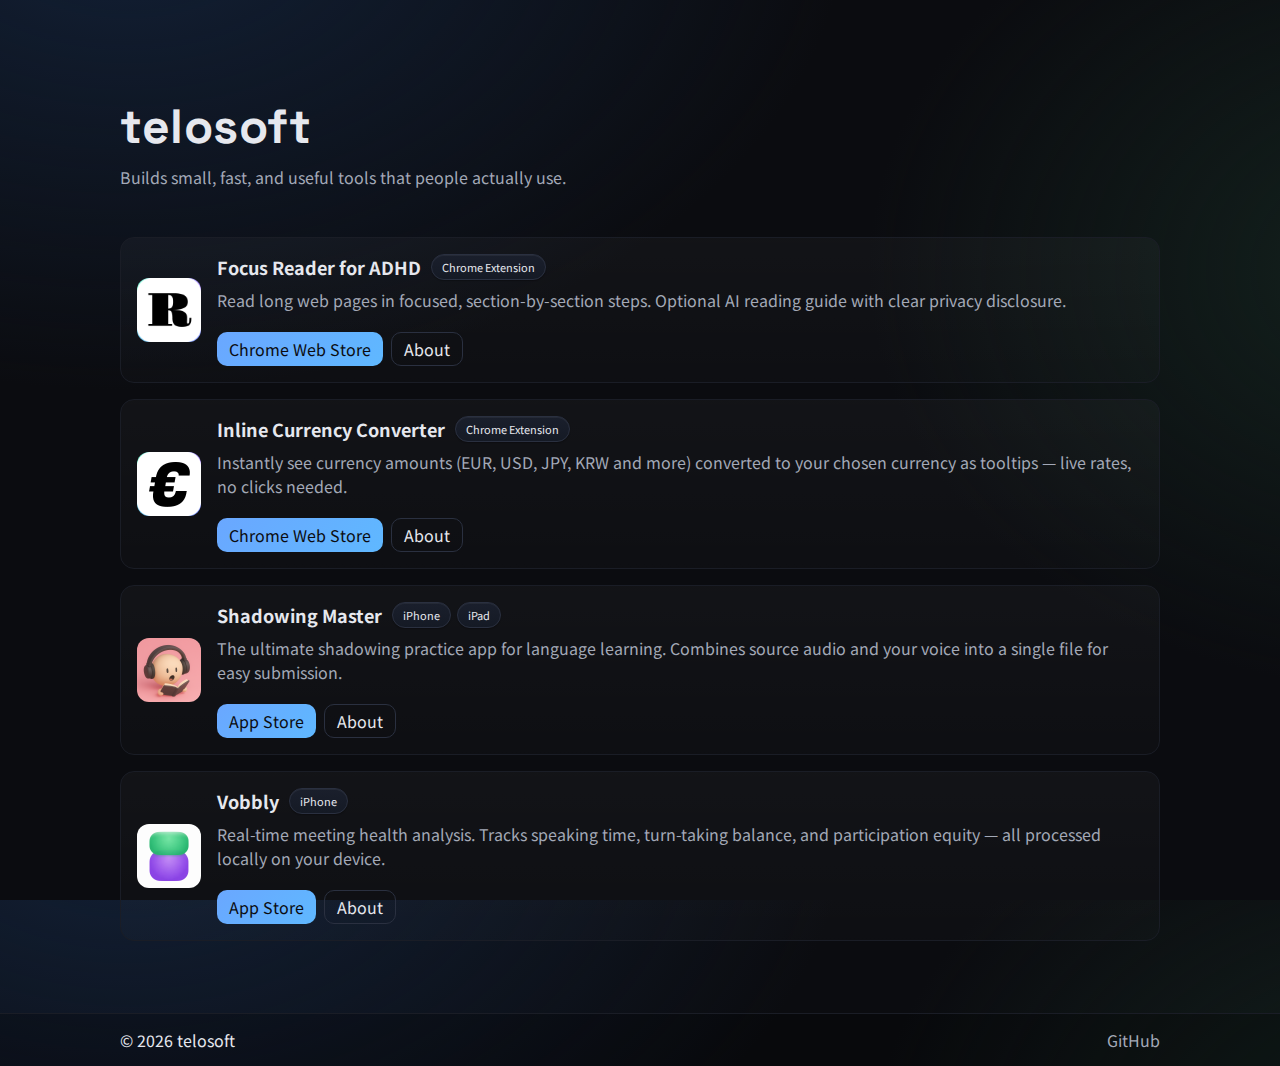
<file: index.html>
<!doctype html>
<html lang="en">
  <head>
    <meta charset="utf-8" />
    <meta name="viewport" content="width=device-width, initial-scale=1" />
    <title>telosoft</title>
    <meta name="description" content="telosoft" />
    <link rel="preconnect" href="https://fonts.googleapis.com" />
    <link rel="preconnect" href="https://fonts.gstatic.com" crossorigin />
    <link href="https://fonts.googleapis.com/css2?family=Noto+Sans+KR:wght@400;500;700&family=Space+Grotesk:wght@600;700&display=swap" rel="stylesheet" />
    <link rel="stylesheet" href="./styles.css" />
  </head>
  <body>
    

    <main>
      <section class="hero">
        <div class="container hero-inner">
          <h1 class="brandmark">telosoft</h1>
          <p class="tagline">Builds small, fast, and useful tools that people actually use.</p>
        </div>
      </section>
      <section class="projects">
        <div class="container">
          <div class="cards" id="cards-container"></div>
        </div>
      </section>
    </main>
    <footer class="site-footer">
      <div class="container footer-inner">
        <div>© <span id="year"></span> telosoft</div>
        <div><a class="nav-link" href="https://github.com/telostory" target="_blank" rel="noreferrer">GitHub</a></div>
      </div>
    </footer>
    <script>
      const yEl = document.getElementById('year');
      if (yEl) yEl.textContent = new Date().getFullYear();

      async function loadApps() {
        try {
          const response = await fetch('./apps.json');
          const apps = await response.json();
          const container = document.getElementById('cards-container');

          apps.forEach(app => {
            const badges = app.platforms.map(p => `<span class="badge" role="listitem">${p}</span>`).join('');
            const card = document.createElement('article');
            card.className = 'card';
            card.innerHTML = `
              <div class="card-media">
                <img src="${app.icon}" alt="${app.name} icon" class="card-media-img" loading="lazy" />
              </div>
              <div class="card-body">
                <div class="card-head">
                  <h3 class="card-title">${app.name}</h3>
                  <div class="badges" role="list">${badges}</div>
                </div>
                <p class="card-desc">${app.description}</p>
                <div class="card-actions">
                  <a class="btn primary" href="${app.storeUrl}" target="_blank" rel="noreferrer">${app.storeName}</a>
                  <a class="btn secondary" href="./${app.guideUrl}">About</a>
                </div>
              </div>
            `;
            container.appendChild(card);
          });
        } catch (error) {
          console.error('Failed to load apps:', error);
        }
      }

      document.addEventListener('DOMContentLoaded', loadApps);
    </script>
  </body>
  </html>
</file>
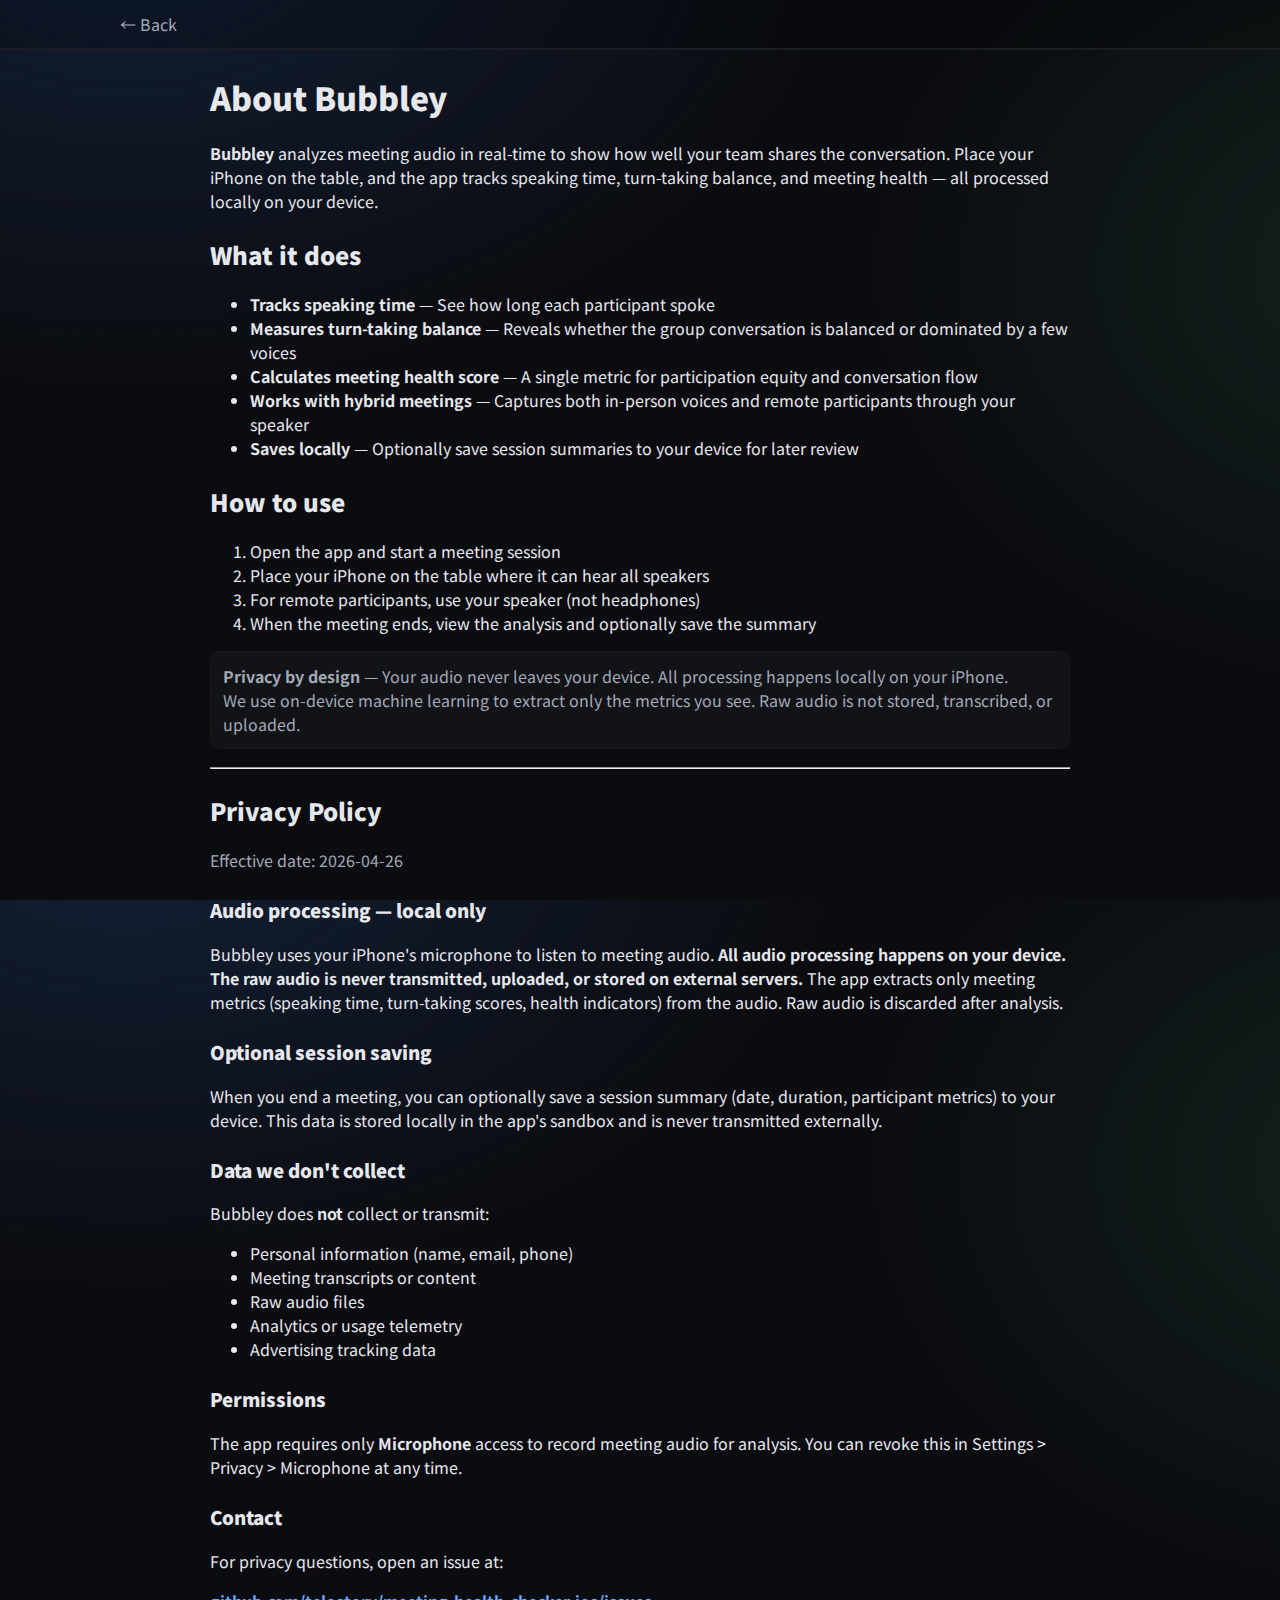
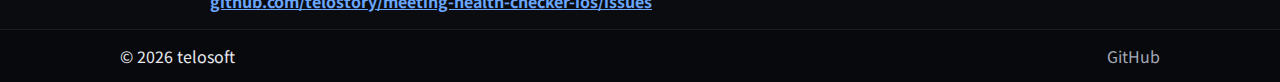
<file: guide-bubbley.html>
<!doctype html>
<html lang="en">
  <head>
    <meta charset="utf-8" />
    <meta name="viewport" content="width=device-width, initial-scale=1" />
    <title>Bubbley — About · Privacy</title>
    <meta name="description" content="Bubbley iOS app — Real-time meeting health analysis. About and Privacy Policy" />
    <link rel="preconnect" href="https://fonts.googleapis.com" />
    <link rel="preconnect" href="https://fonts.gstatic.com" crossorigin />
    <link href="https://fonts.googleapis.com/css2?family=Noto+Sans+KR:wght@400;500;700&family=Space+Grotesk:wght@600;700&display=swap" rel="stylesheet" />
    <link rel="stylesheet" href="./styles.css" />
    <style>
      .md { max-width: 860px; margin: 0 auto; }
      .md h1, .md h2, .md h3 { margin-top: 24px; }
      .md a { color: var(--brand); }
      .backbar { border-bottom: 1px solid var(--border); background: rgba(0,0,0,0.2); }
      .backbar-inner { height: 48px; display: flex; align-items: center; gap: 10px; }
      .backbtn { color: var(--muted); text-decoration: none; }
      .backbtn:hover { color: var(--text); }
      .apphead { border-bottom: 1px solid var(--border); background: rgba(255,255,255,0.02); }
      .apphead-inner { display: flex; align-items: center; justify-content: space-between; gap: 14px; padding: 16px 0; }
      .apphead-left { display: flex; align-items: center; gap: 12px; }
      .apphead-icon { width: 40px; height: 40px; border-radius: 10px; object-fit: cover; background: #0b0c10; }
      .apphead-title { margin: 0; font-size: 20px; }
      .pill { display: inline-flex; gap: 6px; flex-wrap: wrap; align-items: center; }
      .pill .btn { margin-left: 0; }
      .callout { margin: 14px 0 18px; padding: 12px; border: 1px dashed var(--border); border-radius: 10px; background: rgba(255,255,255,0.03); color: var(--muted); }
      .muted { color: var(--muted); }
      code { font-family: ui-monospace, SFMono-Regular, Menlo, Monaco, Consolas, "Liberation Mono", "Courier New", monospace; }
      table { width: 100%; border-collapse: collapse; margin: 12px 0; }
      th, td { text-align: left; padding: 8px 12px; border: 1px solid var(--border); font-size: 0.9rem; }
      th { background: rgba(255,255,255,0.04); }
    </style>
  </head>
  <body>
    <div class="backbar">
      <div class="container backbar-inner">
        <a class="backbtn" href="./index.html">← Back</a>
      </div>
    </div>

    <div class="apphead" id="apphead"></div>

    <main class="container">
      <article class="md">
        <h1><strong>About Bubbley</strong></h1>
        <p><strong>Bubbley</strong> analyzes meeting audio in real-time to show how well your team shares the conversation. Place your iPhone on the table, and the app tracks speaking time, turn-taking balance, and meeting health — all processed locally on your device.</p>

        <h2><strong>What it does</strong></h2>
        <ul>
          <li><strong>Tracks speaking time</strong> — See how long each participant spoke</li>
          <li><strong>Measures turn-taking balance</strong> — Reveals whether the group conversation is balanced or dominated by a few voices</li>
          <li><strong>Calculates meeting health score</strong> — A single metric for participation equity and conversation flow</li>
          <li><strong>Works with hybrid meetings</strong> — Captures both in-person voices and remote participants through your speaker</li>
          <li><strong>Saves locally</strong> — Optionally save session summaries to your device for later review</li>
        </ul>

        <h2><strong>How to use</strong></h2>
        <ol>
          <li>Open the app and start a meeting session</li>
          <li>Place your iPhone on the table where it can hear all speakers</li>
          <li>For remote participants, use your speaker (not headphones)</li>
          <li>When the meeting ends, view the analysis and optionally save the summary</li>
        </ol>

        <div class="callout">
          <div><strong>Privacy by design</strong> — Your audio never leaves your device. All processing happens locally on your iPhone.</div>
          <div class="muted">We use on-device machine learning to extract only the metrics you see. Raw audio is not stored, transcribed, or uploaded.</div>
        </div>

        <hr />

        <h2><strong>Privacy Policy</strong></h2>
        <p class="muted">Effective date: 2026-04-26</p>

        <h3><strong>Audio processing — local only</strong></h3>
        <p>Bubbley uses your iPhone's microphone to listen to meeting audio. <strong>All audio processing happens on your device. The raw audio is never transmitted, uploaded, or stored on external servers.</strong> The app extracts only meeting metrics (speaking time, turn-taking scores, health indicators) from the audio. Raw audio is discarded after analysis.</p>

        <h3><strong>Optional session saving</strong></h3>
        <p>When you end a meeting, you can optionally save a session summary (date, duration, participant metrics) to your device. This data is stored locally in the app's sandbox and is never transmitted externally.</p>

        <h3><strong>Data we don't collect</strong></h3>
        <p>Bubbley does <strong>not</strong> collect or transmit:</p>
        <ul>
          <li>Personal information (name, email, phone)</li>
          <li>Meeting transcripts or content</li>
          <li>Raw audio files</li>
          <li>Analytics or usage telemetry</li>
          <li>Advertising tracking data</li>
        </ul>

        <h3><strong>Permissions</strong></h3>
        <p>The app requires only <strong>Microphone</strong> access to record meeting audio for analysis. You can revoke this in Settings > Privacy > Microphone at any time.</p>

        <h3><strong>Contact</strong></h3>
        <p>For privacy questions, open an issue at:</p>
        <p><strong><a href="https://github.com/telostory/meeting-health-checker-ios/issues" target="_blank" rel="noreferrer">github.com/telostory/meeting-health-checker-ios/issues</a></strong></p>
      </article>
    </main>

    <footer class="site-footer">
      <div class="container footer-inner">
        <div>© <span id="year"></span> telosoft</div>
        <div class="nav"><a class="nav-link" href="https://github.com/telostory" target="_blank" rel="noreferrer">GitHub</a></div>
      </div>
    </footer>
    <script>
      const yEl = document.getElementById('year');
      if (yEl) yEl.textContent = new Date().getFullYear();

      async function loadAppHeader() {
        try {
          const appId = document.location.pathname.match(/guide-(.+)\.html/)[1];
          const response = await fetch('./apps.json');
          const apps = await response.json();
          const app = apps.find(a => a.id === appId);

          if (app) {
            const badges = app.platforms.map(p => `<span class="badge">${p}</span>`).join('');
            const apphead = document.getElementById('apphead');
            apphead.innerHTML = `
              <div class="container apphead-inner">
                <div class="apphead-left">
                  <img class="apphead-icon" src="${app.icon}" alt="${app.name} icon" />
                  <div>
                    <h1 class="apphead-title">${app.name}</h1>
                    <div class="badges">${badges}</div>
                  </div>
                </div>
                <div class="pill">
                  <a class="btn primary" href="${app.storeUrl}" target="_blank" rel="noreferrer">${app.storeName}</a>
                </div>
              </div>
            `;
          }
        } catch (error) {
          console.error('Failed to load app header:', error);
        }
      }

      document.addEventListener('DOMContentLoaded', loadAppHeader);
    </script>
  </body>
</html>
</file>
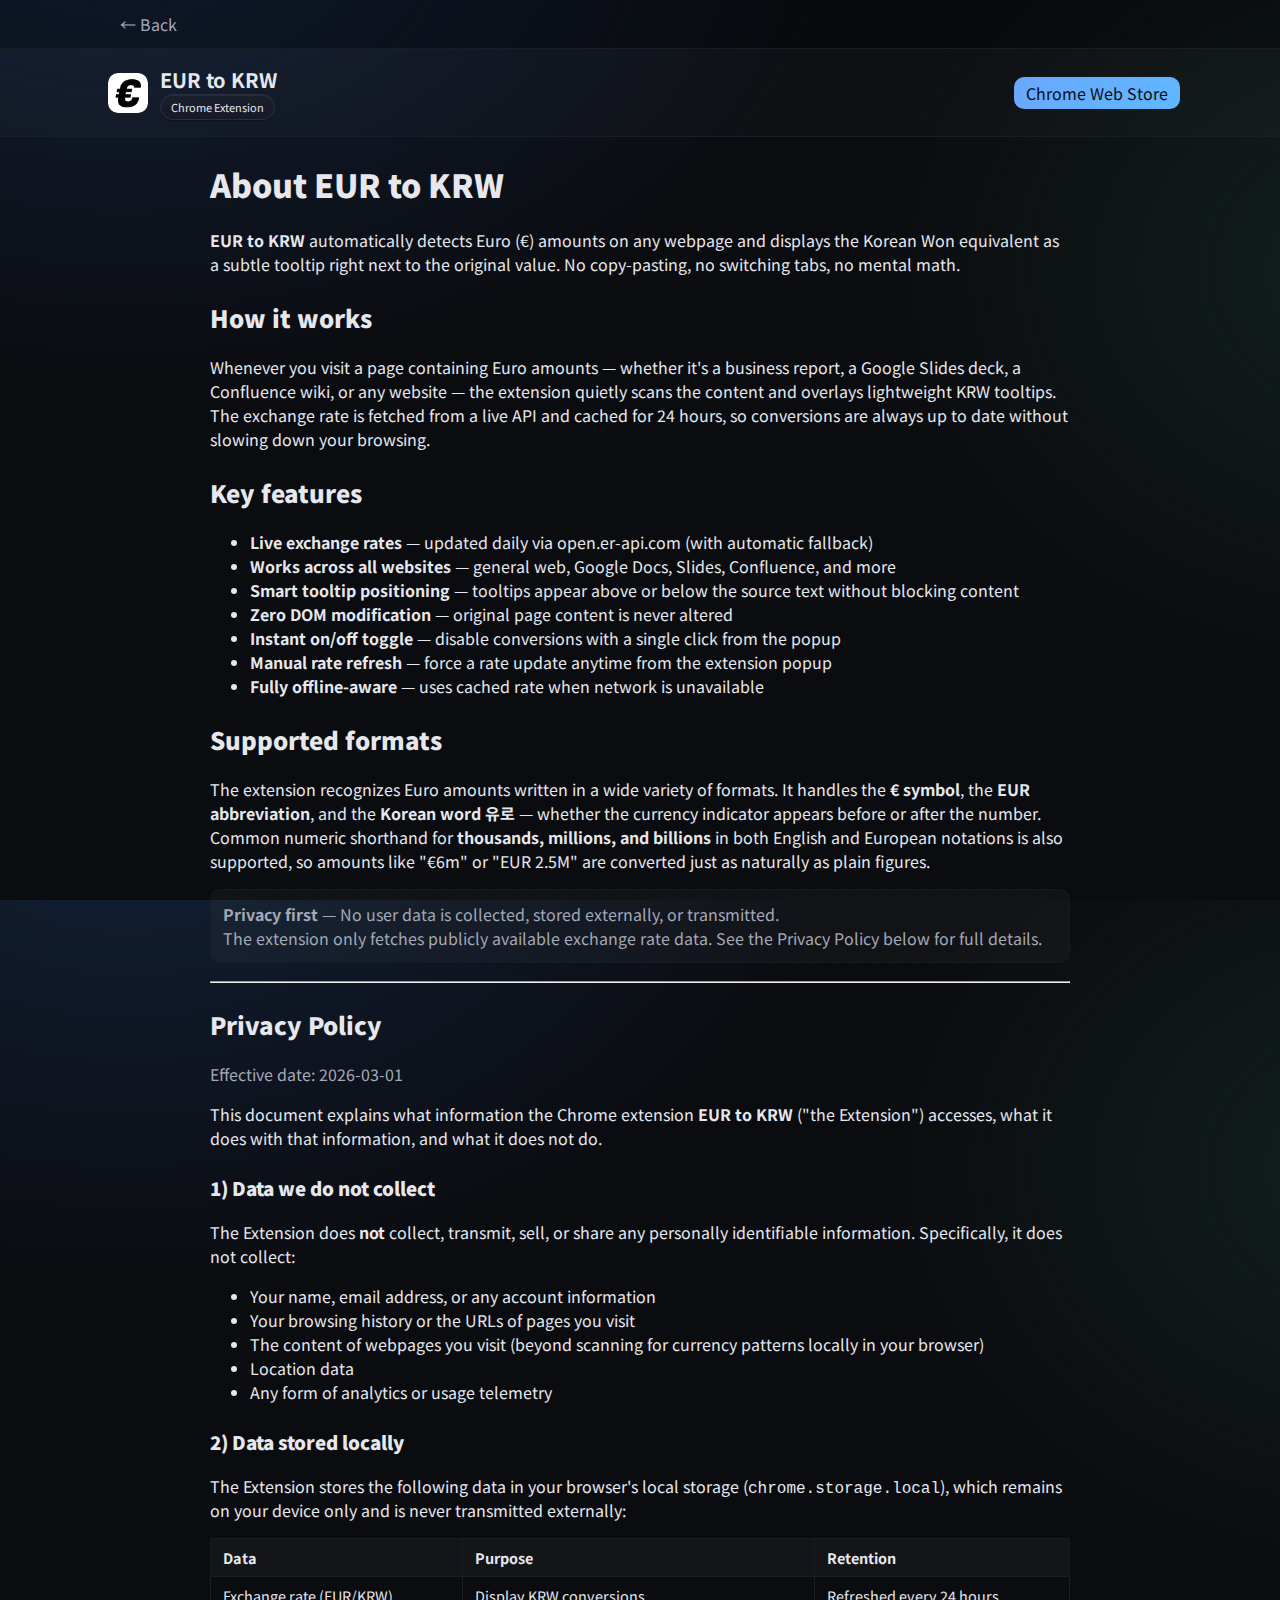
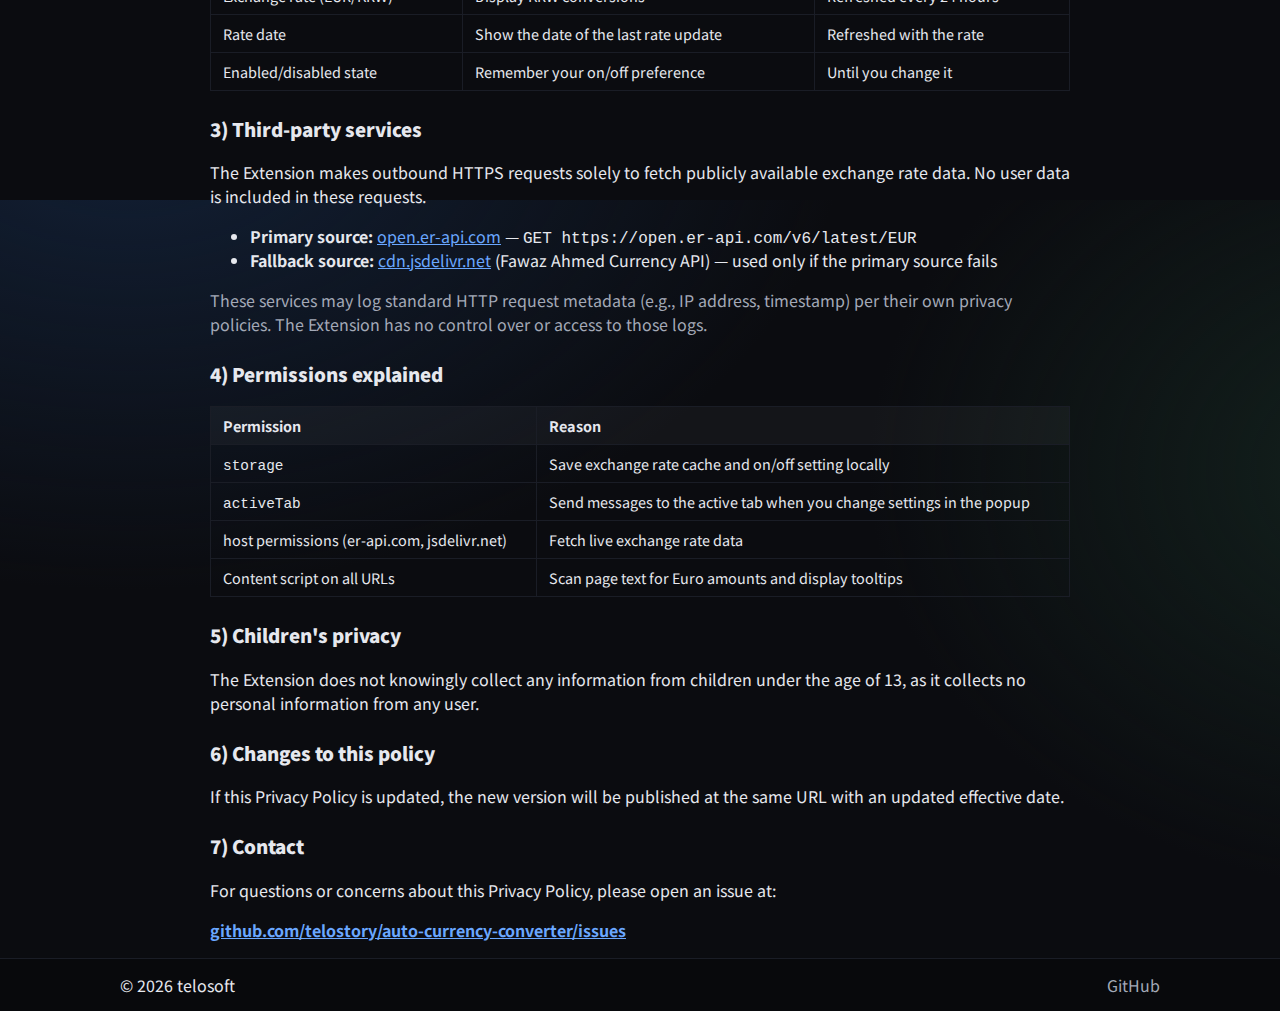
<file: guide-eur-to-krw.html>
<!doctype html>
<html lang="en">
  <head>
    <meta charset="utf-8" />
    <meta name="viewport" content="width=device-width, initial-scale=1" />
    <title>EUR to KRW — About · Privacy</title>
    <meta name="description" content="EUR to KRW Chrome extension — About and Privacy Policy" />
    <link rel="preconnect" href="https://fonts.googleapis.com" />
    <link rel="preconnect" href="https://fonts.gstatic.com" crossorigin />
    <link href="https://fonts.googleapis.com/css2?family=Noto+Sans+KR:wght@400;500;700&family=Space+Grotesk:wght@600;700&display=swap" rel="stylesheet" />
    <link rel="stylesheet" href="./styles.css" />
    <style>
      .md { max-width: 860px; margin: 0 auto; }
      .md h1, .md h2, .md h3 { margin-top: 24px; }
      .md a { color: var(--brand); }
      .backbar { border-bottom: 1px solid var(--border); background: rgba(0,0,0,0.2); }
      .backbar-inner { height: 48px; display: flex; align-items: center; gap: 10px; }
      .backbtn { color: var(--muted); text-decoration: none; }
      .backbtn:hover { color: var(--text); }
      .apphead { border-bottom: 1px solid var(--border); background: rgba(255,255,255,0.02); }
      .apphead-inner { display: flex; align-items: center; justify-content: space-between; gap: 14px; padding: 16px 0; }
      .apphead-left { display: flex; align-items: center; gap: 12px; }
      .apphead-icon { width: 40px; height: 40px; border-radius: 10px; object-fit: cover; background: #0b0c10; }
      .apphead-title { margin: 0; font-size: 20px; }
      .pill { display: inline-flex; gap: 6px; flex-wrap: wrap; align-items: center; }
      .pill .btn { margin-left: 0; }
      .callout { margin: 14px 0 18px; padding: 12px; border: 1px dashed var(--border); border-radius: 10px; background: rgba(255,255,255,0.03); color: var(--muted); }
      .muted { color: var(--muted); }
      code { font-family: ui-monospace, SFMono-Regular, Menlo, Monaco, Consolas, "Liberation Mono", "Courier New", monospace; }
      table { width: 100%; border-collapse: collapse; margin: 12px 0; }
      th, td { text-align: left; padding: 8px 12px; border: 1px solid var(--border); font-size: 0.9rem; }
      th { background: rgba(255,255,255,0.04); }
    </style>
  </head>
  <body>
    <div class="backbar">
      <div class="container backbar-inner">
        <a class="backbtn" href="./index.html">← Back</a>
      </div>
    </div>

    <div class="apphead">
      <div class="container apphead-inner">
        <div class="apphead-left">
          <img class="apphead-icon" src="./assets/eur-to-krw-icon.png" alt="EUR to KRW icon" />
          <div>
            <h1 class="apphead-title">EUR to KRW</h1>
            <div class="badges">
              <span class="badge">Chrome Extension</span>
            </div>
          </div>
        </div>
        <div class="pill">
          <a class="btn primary" href="#" target="_blank" rel="noreferrer">Chrome Web Store</a>
        </div>
      </div>
    </div>

    <main class="container">
      <article class="md">
        <h1><strong>About EUR to KRW</strong></h1>
        <p><strong>EUR to KRW</strong> automatically detects Euro (€) amounts on any webpage and displays the Korean Won equivalent as a subtle tooltip right next to the original value. No copy-pasting, no switching tabs, no mental math.</p>

        <h2><strong>How it works</strong></h2>
        <p>Whenever you visit a page containing Euro amounts — whether it's a business report, a Google Slides deck, a Confluence wiki, or any website — the extension quietly scans the content and overlays lightweight KRW tooltips. The exchange rate is fetched from a live API and cached for 24 hours, so conversions are always up to date without slowing down your browsing.</p>

        <h2><strong>Key features</strong></h2>
        <ul>
          <li><strong>Live exchange rates</strong> — updated daily via open.er-api.com (with automatic fallback)</li>
          <li><strong>Works across all websites</strong> — general web, Google Docs, Slides, Confluence, and more</li>
          <li><strong>Smart tooltip positioning</strong> — tooltips appear above or below the source text without blocking content</li>
          <li><strong>Zero DOM modification</strong> — original page content is never altered</li>
          <li><strong>Instant on/off toggle</strong> — disable conversions with a single click from the popup</li>
          <li><strong>Manual rate refresh</strong> — force a rate update anytime from the extension popup</li>
          <li><strong>Fully offline-aware</strong> — uses cached rate when network is unavailable</li>
        </ul>

        <h2><strong>Supported formats</strong></h2>
        <p>The extension recognizes Euro amounts written in a wide variety of formats. It handles the <strong>€ symbol</strong>, the <strong>EUR abbreviation</strong>, and the <strong>Korean word 유로</strong> — whether the currency indicator appears before or after the number. Common numeric shorthand for <strong>thousands, millions, and billions</strong> in both English and European notations is also supported, so amounts like "€6m" or "EUR 2.5M" are converted just as naturally as plain figures.</p>

        <div class="callout">
          <div><strong>Privacy first</strong> — No user data is collected, stored externally, or transmitted.</div>
          <div class="muted">The extension only fetches publicly available exchange rate data. See the Privacy Policy below for full details.</div>
        </div>

        <hr />

        <h2><strong>Privacy Policy</strong></h2>
        <p class="muted">Effective date: 2026-03-01</p>
        <p>This document explains what information the Chrome extension <strong>EUR to KRW</strong> ("the Extension") accesses, what it does with that information, and what it does not do.</p>

        <h3><strong>1) Data we do not collect</strong></h3>
        <p>The Extension does <strong>not</strong> collect, transmit, sell, or share any personally identifiable information. Specifically, it does not collect:</p>
        <ul>
          <li>Your name, email address, or any account information</li>
          <li>Your browsing history or the URLs of pages you visit</li>
          <li>The content of webpages you visit (beyond scanning for currency patterns locally in your browser)</li>
          <li>Location data</li>
          <li>Any form of analytics or usage telemetry</li>
        </ul>

        <h3><strong>2) Data stored locally</strong></h3>
        <p>The Extension stores the following data in your browser's local storage (<code>chrome.storage.local</code>), which remains on your device only and is never transmitted externally:</p>
        <table>
          <thead>
            <tr><th>Data</th><th>Purpose</th><th>Retention</th></tr>
          </thead>
          <tbody>
            <tr><td>Exchange rate (EUR/KRW)</td><td>Display KRW conversions</td><td>Refreshed every 24 hours</td></tr>
            <tr><td>Rate date</td><td>Show the date of the last rate update</td><td>Refreshed with the rate</td></tr>
            <tr><td>Enabled/disabled state</td><td>Remember your on/off preference</td><td>Until you change it</td></tr>
          </tbody>
        </table>

        <h3><strong>3) Third-party services</strong></h3>
        <p>The Extension makes outbound HTTPS requests solely to fetch publicly available exchange rate data. No user data is included in these requests.</p>
        <ul>
          <li><strong>Primary source:</strong> <a href="https://www.exchangerate-api.com" target="_blank" rel="noreferrer">open.er-api.com</a> — <code>GET https://open.er-api.com/v6/latest/EUR</code></li>
          <li><strong>Fallback source:</strong> <a href="https://www.jsdelivr.com" target="_blank" rel="noreferrer">cdn.jsdelivr.net</a> (Fawaz Ahmed Currency API) — used only if the primary source fails</li>
        </ul>
        <p class="muted">These services may log standard HTTP request metadata (e.g., IP address, timestamp) per their own privacy policies. The Extension has no control over or access to those logs.</p>

        <h3><strong>4) Permissions explained</strong></h3>
        <table>
          <thead>
            <tr><th>Permission</th><th>Reason</th></tr>
          </thead>
          <tbody>
            <tr><td><code>storage</code></td><td>Save exchange rate cache and on/off setting locally</td></tr>
            <tr><td><code>activeTab</code></td><td>Send messages to the active tab when you change settings in the popup</td></tr>
            <tr><td>host permissions (er-api.com, jsdelivr.net)</td><td>Fetch live exchange rate data</td></tr>
            <tr><td>Content script on all URLs</td><td>Scan page text for Euro amounts and display tooltips</td></tr>
          </tbody>
        </table>

        <h3><strong>5) Children's privacy</strong></h3>
        <p>The Extension does not knowingly collect any information from children under the age of 13, as it collects no personal information from any user.</p>

        <h3><strong>6) Changes to this policy</strong></h3>
        <p>If this Privacy Policy is updated, the new version will be published at the same URL with an updated effective date.</p>

        <h3><strong>7) Contact</strong></h3>
        <p>For questions or concerns about this Privacy Policy, please open an issue at:</p>
        <p><strong><a href="https://github.com/telostory/auto-currency-converter/issues" target="_blank" rel="noreferrer">github.com/telostory/auto-currency-converter/issues</a></strong></p>
      </article>
    </main>

    <footer class="site-footer">
      <div class="container footer-inner">
        <div>© <span id="year"></span> telosoft</div>
        <div class="nav"><a class="nav-link" href="https://github.com/telostory" target="_blank" rel="noreferrer">GitHub</a></div>
      </div>
    </footer>
    <script>
      const yEl = document.getElementById('year');
      if (yEl) yEl.textContent = new Date().getFullYear();
    </script>
  </body>
</html>
</file>
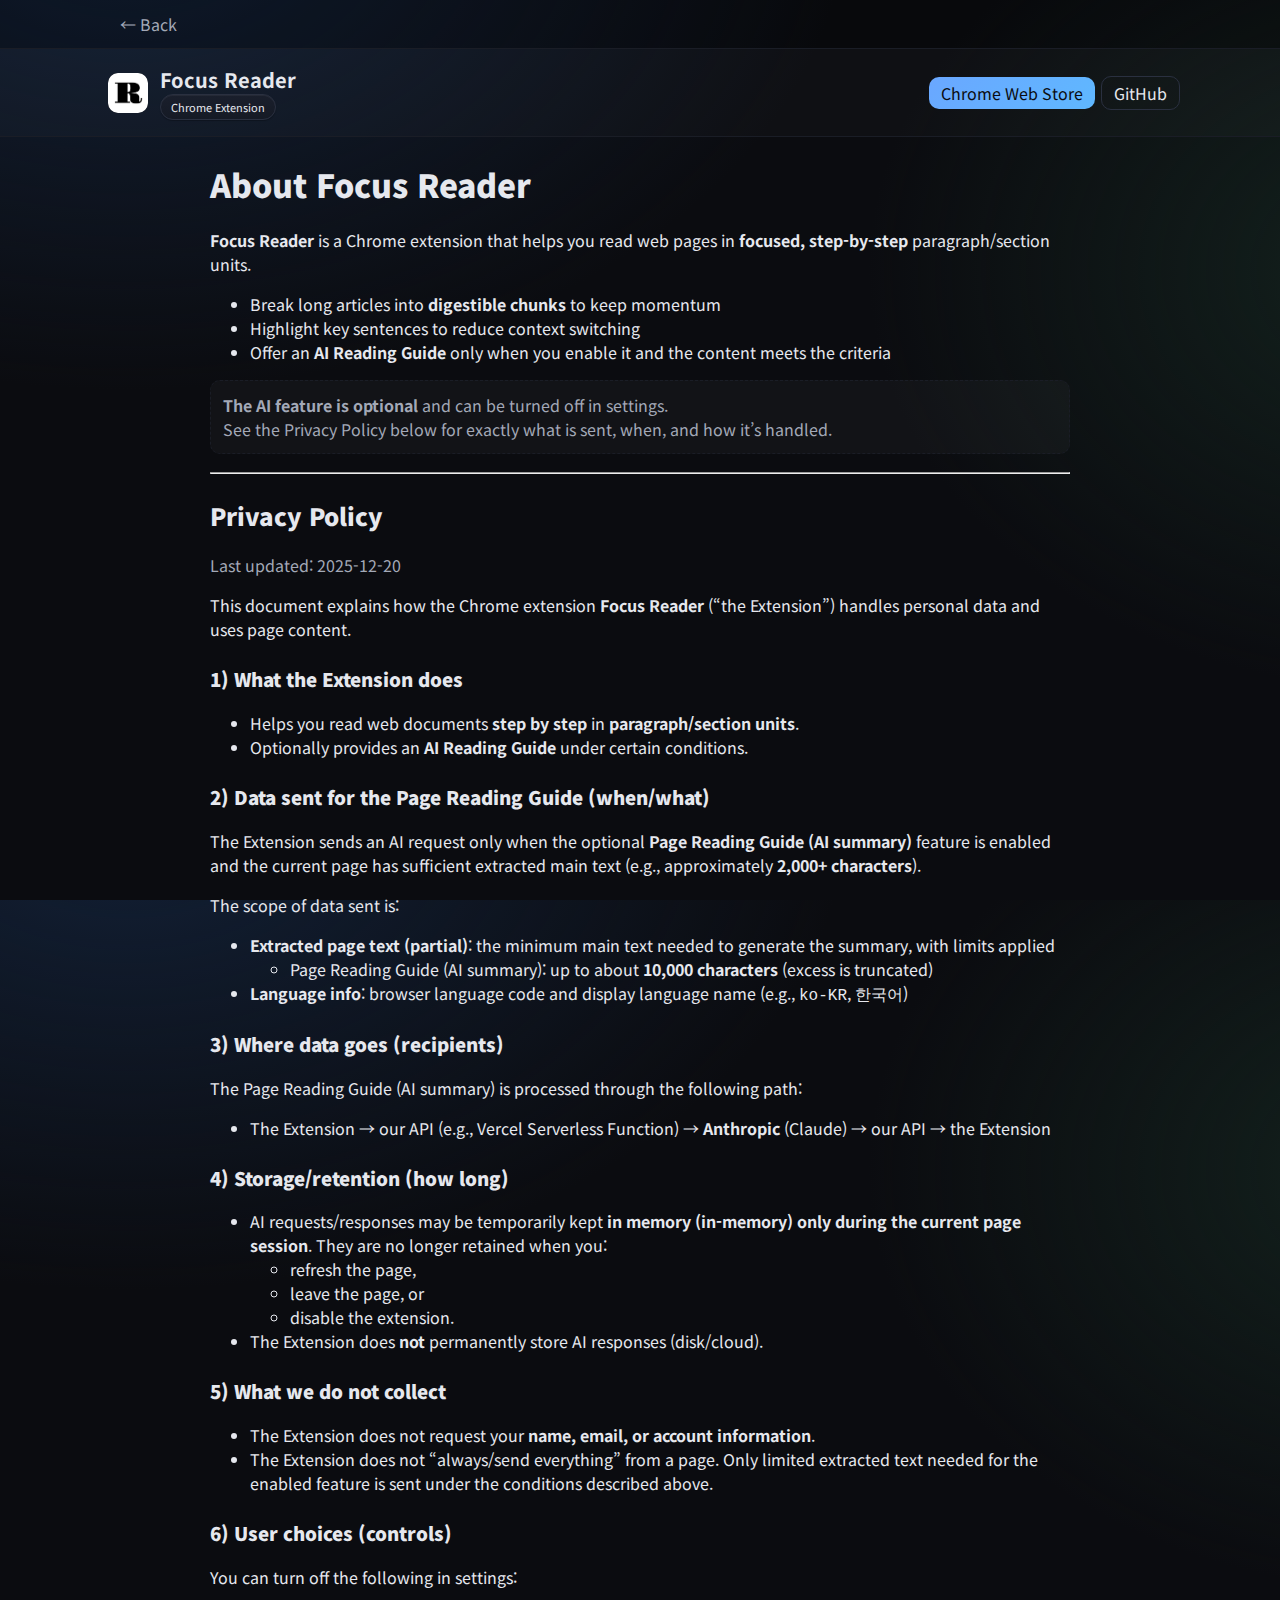
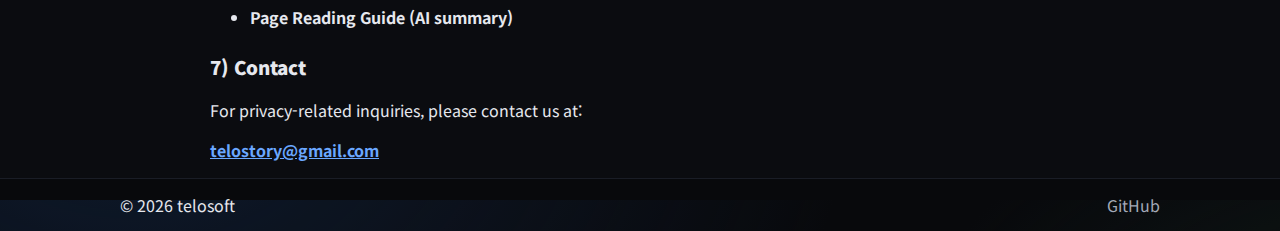
<file: guide-focus-reader.html>
<!doctype html>
<html lang="ko">
  <head>
    <meta charset="utf-8" />
    <meta name="viewport" content="width=device-width, initial-scale=1" />
    <title>Focus Reader — About · Privacy</title>
    <meta name="description" content="Focus Reader 소개 및 개인정보처리방침" />
    <link rel="preconnect" href="https://fonts.googleapis.com" />
    <link rel="preconnect" href="https://fonts.gstatic.com" crossorigin />
    <link href="https://fonts.googleapis.com/css2?family=Noto+Sans+KR:wght@400;500;700&family=Space+Grotesk:wght@600;700&display=swap" rel="stylesheet" />
    <link rel="stylesheet" href="./styles.css" />
    <style>
      .md { max-width: 860px; margin: 0 auto; }
      .md h1, .md h2, .md h3 { margin-top: 24px; }
      .md a { color: var(--brand); }
      .backbar { border-bottom: 1px solid var(--border); background: rgba(0,0,0,0.2); }
      .backbar-inner { height: 48px; display: flex; align-items: center; gap: 10px; }
      .backbtn { color: var(--muted); text-decoration: none; }
      .backbtn:hover { color: var(--text); }
      .apphead { border-bottom: 1px solid var(--border); background: rgba(255,255,255,0.02); }
      .apphead-inner { display: flex; align-items: center; justify-content: space-between; gap: 14px; padding: 16px 0; }
      .apphead-left { display: flex; align-items: center; gap: 12px; }
      .apphead-icon { width: 40px; height: 40px; border-radius: 10px; object-fit: cover; background: #0b0c10; }
      .apphead-title { margin: 0; font-size: 20px; }
      .pill { display: inline-flex; gap: 6px; flex-wrap: wrap; align-items: center; }
      .pill .btn { margin-left: 0; }
      .callout { margin: 14px 0 18px; padding: 12px; border: 1px dashed var(--border); border-radius: 10px; background: rgba(255,255,255,0.03); color: var(--muted); }
      .muted { color: var(--muted); }
      code { font-family: ui-monospace, SFMono-Regular, Menlo, Monaco, Consolas, "Liberation Mono", "Courier New", monospace; }
    </style>
  </head>
  <body>
    <div class="backbar">
      <div class="container backbar-inner">
        <a class="backbtn" href="./index.html">← Back</a>
      </div>
    </div>

    <div class="apphead">
      <div class="container apphead-inner">
        <div class="apphead-left">
          <img class="apphead-icon" src="./assets/focus-reader-icon.png" alt="Focus Reader icon" />
          <div>
            <h1 class="apphead-title">Focus Reader</h1>
            <div class="badges">
              <span class="badge">Chrome Extension</span>
            </div>
          </div>
        </div>
        <div class="pill">
          <!-- TODO: 실제 크롬 웹스토어 링크로 교체 -->
          <a class="btn primary" href="#" target="_blank" rel="noreferrer">Chrome Web Store</a>
          <!-- TODO: 필요 시 프로젝트 소개/소스 링크로 교체 -->
          <a class="btn secondary" href="#" target="_blank" rel="noreferrer">GitHub</a>
        </div>
      </div>
    </div>

    <main class="container">
      <article class="md">
        <h1><strong>About Focus Reader</strong></h1>
        <p><strong>Focus Reader</strong> is a Chrome extension that helps you read web pages in <strong>focused, step-by-step</strong> paragraph/section units.</p>
        <ul>
          <li>Break long articles into <strong>digestible chunks</strong> to keep momentum</li>
          <li>Highlight key sentences to reduce context switching</li>
          <li>Offer an <strong>AI Reading Guide</strong> only when you enable it and the content meets the criteria</li>
        </ul>

        <div class="callout">
          <div><strong>The AI feature is optional</strong> and can be turned off in settings.</div>
          <div class="muted">See the Privacy Policy below for exactly what is sent, when, and how it’s handled.</div>
        </div>

        <hr />

        <h2><strong>Privacy Policy</strong></h2>
        <p class="muted">Last updated: 2025-12-20</p>
        <p>This document explains how the Chrome extension <strong>Focus Reader</strong> (“the Extension”) handles personal data and uses page content.</p>

        <h3><strong>1) What the Extension does</strong></h3>
        <ul>
          <li>Helps you read web documents <strong>step by step</strong> in <strong>paragraph/section units</strong>.</li>
          <li>Optionally provides an <strong>AI Reading Guide</strong> under certain conditions.</li>
        </ul>

        <h3><strong>2) Data sent for the Page Reading Guide (when/what)</strong></h3>
        <p>The Extension sends an AI request only when the optional <strong>Page Reading Guide (AI summary)</strong> feature is enabled and the current page has sufficient extracted main text (e.g., approximately <strong>2,000+ characters</strong>).</p>
        
        <p>The scope of data sent is:</p>
        <ul>
          <li>
            <strong>Extracted page text (partial)</strong>: the minimum main text needed to generate the summary, with limits applied
            <ul>
              <li>Page Reading Guide (AI summary): up to about <strong>10,000 characters</strong> (excess is truncated)</li>
            </ul>
          </li>
          <li><strong>Language info</strong>: browser language code and display language name (e.g., <code>ko-KR</code>, <code>한국어</code>)</li>
        </ul>
        
        <h3><strong>3) Where data goes (recipients)</strong></h3>
        <p>The Page Reading Guide (AI summary) is processed through the following path:</p>
        <ul>
          <li>The Extension → our API (e.g., Vercel Serverless Function) → <strong>Anthropic</strong> (Claude) → our API → the Extension</li>
        </ul>
        
        <h3><strong>4) Storage/retention (how long)</strong></h3>
        <ul>
          <li>
            AI requests/responses may be temporarily kept <strong>in memory (in-memory) only during the current page session</strong>. They are no longer retained when you:
            <ul>
              <li>refresh the page,</li>
              <li>leave the page, or</li>
              <li>disable the extension.</li>
            </ul>
          </li>
          <li>The Extension does <strong>not</strong> permanently store AI responses (disk/cloud).</li>
        </ul>
        
        <h3><strong>5) What we do not collect</strong></h3>
        <ul>
          <li>The Extension does not request your <strong>name, email, or account information</strong>.</li>
          <li>The Extension does not “always/send everything” from a page. Only limited extracted text needed for the enabled feature is sent under the conditions described above.</li>
        </ul>
        
        <h3><strong>6) User choices (controls)</strong></h3>
        <p>You can turn off the following in settings:</p>
        <ul>
          <li><strong>Page Reading Guide (AI summary)</strong></li>
        </ul>

        <h3><strong>7) Contact</strong></h3>
        <p>For privacy-related inquiries, please contact us at:</p>
        <p><strong><a href="mailto:telostory@gmail.com">telostory@gmail.com</a></strong></p>
      </article>
    </main>

    <footer class="site-footer">
      <div class="container footer-inner">
        <div>© <span id="year"></span> telosoft</div>
        <div class="nav"><a class="nav-link" href="https://github.com/telostory" target="_blank" rel="noreferrer">GitHub</a></div>
      </div>
    </footer>
    <script>
      const yEl = document.getElementById('year');
      if (yEl) yEl.textContent = new Date().getFullYear();
    </script>
  </body>
</html>
</file>
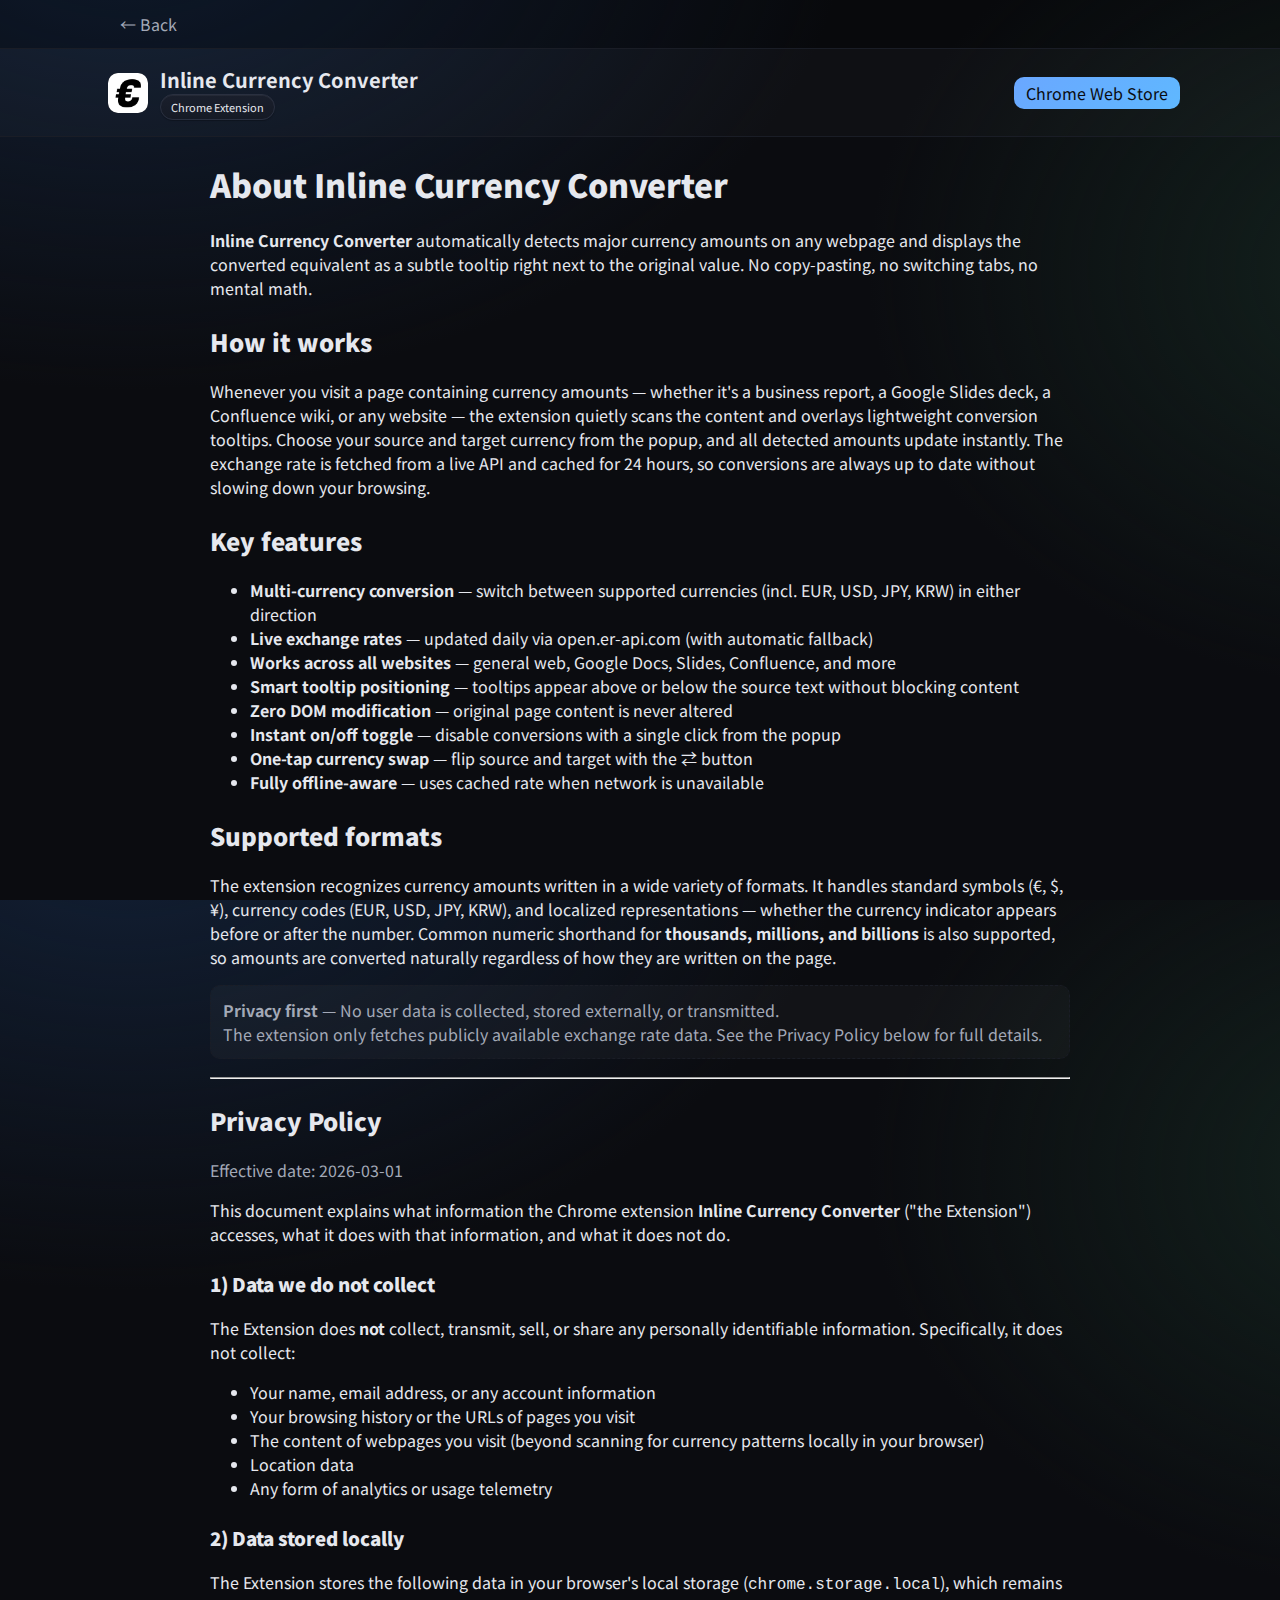
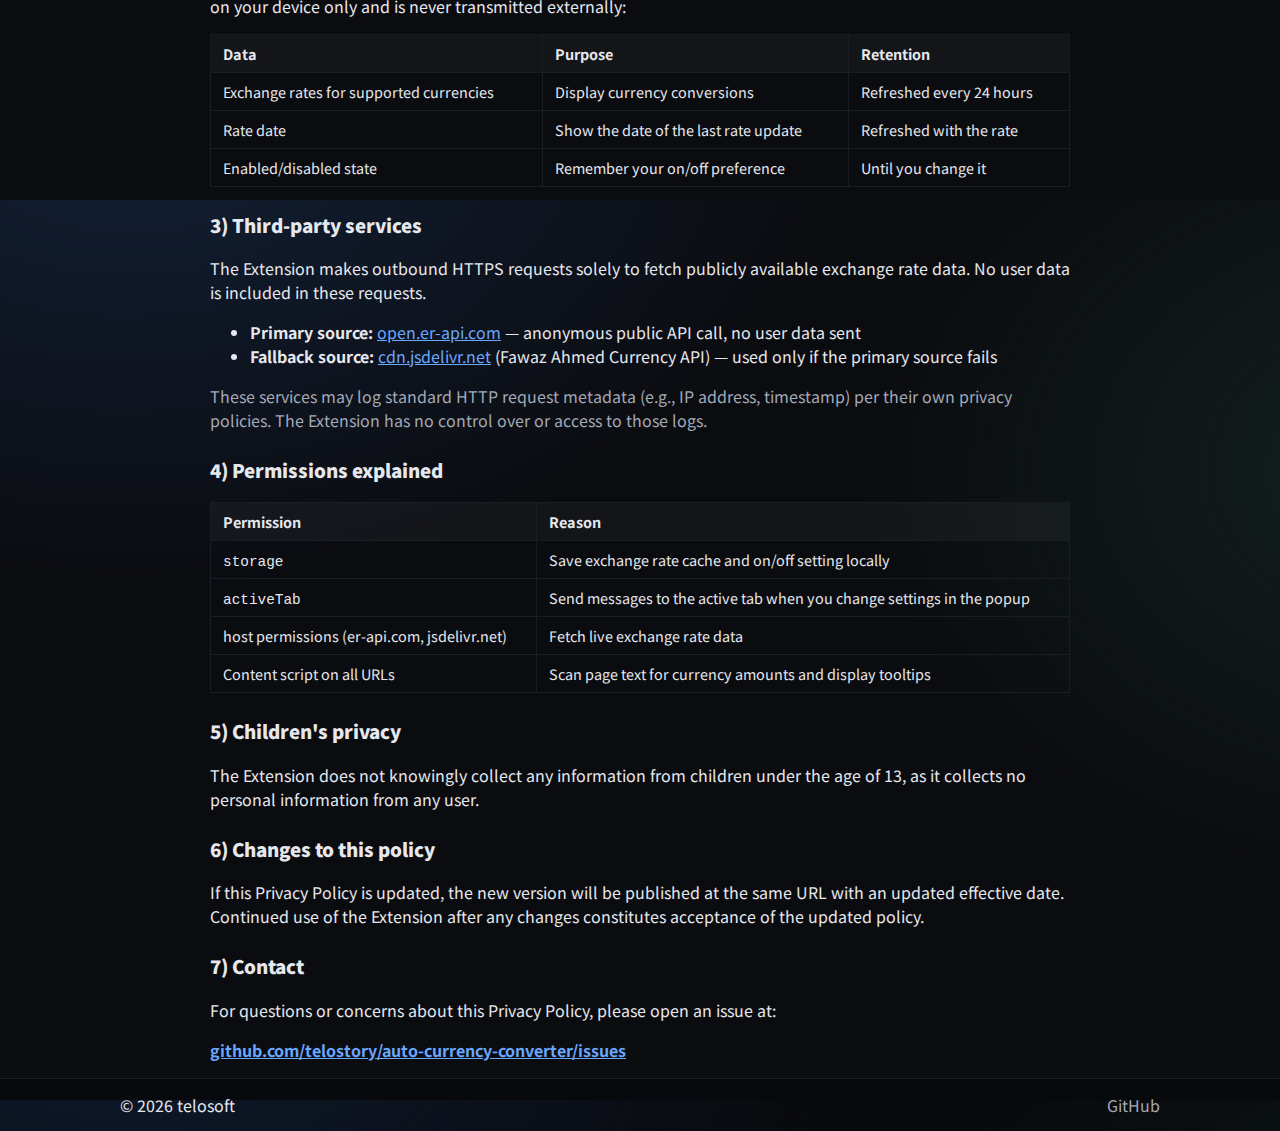
<file: guide-inline-currency-converter.html>
<!doctype html>
<html lang="en">
  <head>
    <meta charset="utf-8" />
    <meta name="viewport" content="width=device-width, initial-scale=1" />
    <title>Inline Currency Converter — About · Privacy</title>
    <meta name="description" content="Inline Currency Converter Chrome extension — About and Privacy Policy" />
    <link rel="preconnect" href="https://fonts.googleapis.com" />
    <link rel="preconnect" href="https://fonts.gstatic.com" crossorigin />
    <link href="https://fonts.googleapis.com/css2?family=Noto+Sans+KR:wght@400;500;700&family=Space+Grotesk:wght@600;700&display=swap" rel="stylesheet" />
    <link rel="stylesheet" href="./styles.css" />
    <style>
      .md { max-width: 860px; margin: 0 auto; }
      .md h1, .md h2, .md h3 { margin-top: 24px; }
      .md a { color: var(--brand); }
      .backbar { border-bottom: 1px solid var(--border); background: rgba(0,0,0,0.2); }
      .backbar-inner { height: 48px; display: flex; align-items: center; gap: 10px; }
      .backbtn { color: var(--muted); text-decoration: none; }
      .backbtn:hover { color: var(--text); }
      .apphead { border-bottom: 1px solid var(--border); background: rgba(255,255,255,0.02); }
      .apphead-inner { display: flex; align-items: center; justify-content: space-between; gap: 14px; padding: 16px 0; }
      .apphead-left { display: flex; align-items: center; gap: 12px; }
      .apphead-icon { width: 40px; height: 40px; border-radius: 10px; object-fit: cover; background: #0b0c10; }
      .apphead-title { margin: 0; font-size: 20px; }
      .pill { display: inline-flex; gap: 6px; flex-wrap: wrap; align-items: center; }
      .pill .btn { margin-left: 0; }
      .callout { margin: 14px 0 18px; padding: 12px; border: 1px dashed var(--border); border-radius: 10px; background: rgba(255,255,255,0.03); color: var(--muted); }
      .muted { color: var(--muted); }
      code { font-family: ui-monospace, SFMono-Regular, Menlo, Monaco, Consolas, "Liberation Mono", "Courier New", monospace; }
      table { width: 100%; border-collapse: collapse; margin: 12px 0; }
      th, td { text-align: left; padding: 8px 12px; border: 1px solid var(--border); font-size: 0.9rem; }
      th { background: rgba(255,255,255,0.04); }
    </style>
  </head>
  <body>
    <div class="backbar">
      <div class="container backbar-inner">
        <a class="backbtn" href="./index.html">← Back</a>
      </div>
    </div>

    <div class="apphead" id="apphead"></div>

    <main class="container">
      <article class="md">
        <h1><strong>About Inline Currency Converter</strong></h1>
        <p><strong>Inline Currency Converter</strong> automatically detects major currency amounts on any webpage and displays the converted equivalent as a subtle tooltip right next to the original value. No copy-pasting, no switching tabs, no mental math.</p>

        <h2><strong>How it works</strong></h2>
        <p>Whenever you visit a page containing currency amounts — whether it's a business report, a Google Slides deck, a Confluence wiki, or any website — the extension quietly scans the content and overlays lightweight conversion tooltips. Choose your source and target currency from the popup, and all detected amounts update instantly. The exchange rate is fetched from a live API and cached for 24 hours, so conversions are always up to date without slowing down your browsing.</p>

        <h2><strong>Key features</strong></h2>
        <ul>
          <li><strong>Multi-currency conversion</strong> — switch between supported currencies (incl. EUR, USD, JPY, KRW) in either direction</li>
          <li><strong>Live exchange rates</strong> — updated daily via open.er-api.com (with automatic fallback)</li>
          <li><strong>Works across all websites</strong> — general web, Google Docs, Slides, Confluence, and more</li>
          <li><strong>Smart tooltip positioning</strong> — tooltips appear above or below the source text without blocking content</li>
          <li><strong>Zero DOM modification</strong> — original page content is never altered</li>
          <li><strong>Instant on/off toggle</strong> — disable conversions with a single click from the popup</li>
          <li><strong>One-tap currency swap</strong> — flip source and target with the ⇄ button</li>
          <li><strong>Fully offline-aware</strong> — uses cached rate when network is unavailable</li>
        </ul>

        <h2><strong>Supported formats</strong></h2>
        <p>The extension recognizes currency amounts written in a wide variety of formats. It handles standard symbols (€, $, ¥), currency codes (EUR, USD, JPY, KRW), and localized representations — whether the currency indicator appears before or after the number. Common numeric shorthand for <strong>thousands, millions, and billions</strong> is also supported, so amounts are converted naturally regardless of how they are written on the page.</p>

        <div class="callout">
          <div><strong>Privacy first</strong> — No user data is collected, stored externally, or transmitted.</div>
          <div class="muted">The extension only fetches publicly available exchange rate data. See the Privacy Policy below for full details.</div>
        </div>

        <hr />

        <h2><strong>Privacy Policy</strong></h2>
        <p class="muted">Effective date: 2026-03-01</p>
        <p>This document explains what information the Chrome extension <strong>Inline Currency Converter</strong> ("the Extension") accesses, what it does with that information, and what it does not do.</p>

        <h3><strong>1) Data we do not collect</strong></h3>
        <p>The Extension does <strong>not</strong> collect, transmit, sell, or share any personally identifiable information. Specifically, it does not collect:</p>
        <ul>
          <li>Your name, email address, or any account information</li>
          <li>Your browsing history or the URLs of pages you visit</li>
          <li>The content of webpages you visit (beyond scanning for currency patterns locally in your browser)</li>
          <li>Location data</li>
          <li>Any form of analytics or usage telemetry</li>
        </ul>

        <h3><strong>2) Data stored locally</strong></h3>
        <p>The Extension stores the following data in your browser's local storage (<code>chrome.storage.local</code>), which remains on your device only and is never transmitted externally:</p>
        <table>
          <thead>
            <tr><th>Data</th><th>Purpose</th><th>Retention</th></tr>
          </thead>
          <tbody>
            <tr><td>Exchange rates for supported currencies</td><td>Display currency conversions</td><td>Refreshed every 24 hours</td></tr>
            <tr><td>Rate date</td><td>Show the date of the last rate update</td><td>Refreshed with the rate</td></tr>
            <tr><td>Enabled/disabled state</td><td>Remember your on/off preference</td><td>Until you change it</td></tr>
          </tbody>
        </table>

        <h3><strong>3) Third-party services</strong></h3>
        <p>The Extension makes outbound HTTPS requests solely to fetch publicly available exchange rate data. No user data is included in these requests.</p>
        <ul>
          <li><strong>Primary source:</strong> <a href="https://www.exchangerate-api.com" target="_blank" rel="noreferrer">open.er-api.com</a> — anonymous public API call, no user data sent</li>
          <li><strong>Fallback source:</strong> <a href="https://www.jsdelivr.com" target="_blank" rel="noreferrer">cdn.jsdelivr.net</a> (Fawaz Ahmed Currency API) — used only if the primary source fails</li>
        </ul>
        <p class="muted">These services may log standard HTTP request metadata (e.g., IP address, timestamp) per their own privacy policies. The Extension has no control over or access to those logs.</p>

        <h3><strong>4) Permissions explained</strong></h3>
        <table>
          <thead>
            <tr><th>Permission</th><th>Reason</th></tr>
          </thead>
          <tbody>
            <tr><td><code>storage</code></td><td>Save exchange rate cache and on/off setting locally</td></tr>
            <tr><td><code>activeTab</code></td><td>Send messages to the active tab when you change settings in the popup</td></tr>
            <tr><td>host permissions (er-api.com, jsdelivr.net)</td><td>Fetch live exchange rate data</td></tr>
            <tr><td>Content script on all URLs</td><td>Scan page text for currency amounts and display tooltips</td></tr>
          </tbody>
        </table>

        <h3><strong>5) Children's privacy</strong></h3>
        <p>The Extension does not knowingly collect any information from children under the age of 13, as it collects no personal information from any user.</p>

        <h3><strong>6) Changes to this policy</strong></h3>
        <p>If this Privacy Policy is updated, the new version will be published at the same URL with an updated effective date. Continued use of the Extension after any changes constitutes acceptance of the updated policy.</p>

        <h3><strong>7) Contact</strong></h3>
        <p>For questions or concerns about this Privacy Policy, please open an issue at:</p>
        <p><strong><a href="https://github.com/telostory/auto-currency-converter/issues" target="_blank" rel="noreferrer">github.com/telostory/auto-currency-converter/issues</a></strong></p>
      </article>
    </main>

    <footer class="site-footer">
      <div class="container footer-inner">
        <div>© <span id="year"></span> telosoft</div>
        <div class="nav"><a class="nav-link" href="https://github.com/telostory" target="_blank" rel="noreferrer">GitHub</a></div>
      </div>
    </footer>
    <script>
      const yEl = document.getElementById('year');
      if (yEl) yEl.textContent = new Date().getFullYear();

      async function loadAppHeader() {
        try {
          const appId = document.location.pathname.match(/guide-(.+)\.html/)[1];
          const response = await fetch('./apps.json');
          const apps = await response.json();
          const app = apps.find(a => a.id === appId);

          if (app) {
            const badges = app.platforms.map(p => `<span class="badge">${p}</span>`).join('');
            const apphead = document.getElementById('apphead');
            apphead.innerHTML = `
              <div class="container apphead-inner">
                <div class="apphead-left">
                  <img class="apphead-icon" src="${app.icon}" alt="${app.name} icon" />
                  <div>
                    <h1 class="apphead-title">${app.name}</h1>
                    <div class="badges">${badges}</div>
                  </div>
                </div>
                <div class="pill">
                  <a class="btn primary" href="${app.storeUrl}" target="_blank" rel="noreferrer">${app.storeName}</a>
                </div>
              </div>
            `;
          }
        } catch (error) {
          console.error('Failed to load app header:', error);
        }
      }

      document.addEventListener('DOMContentLoaded', loadAppHeader);
    </script>
  </body>
</html>
</file>
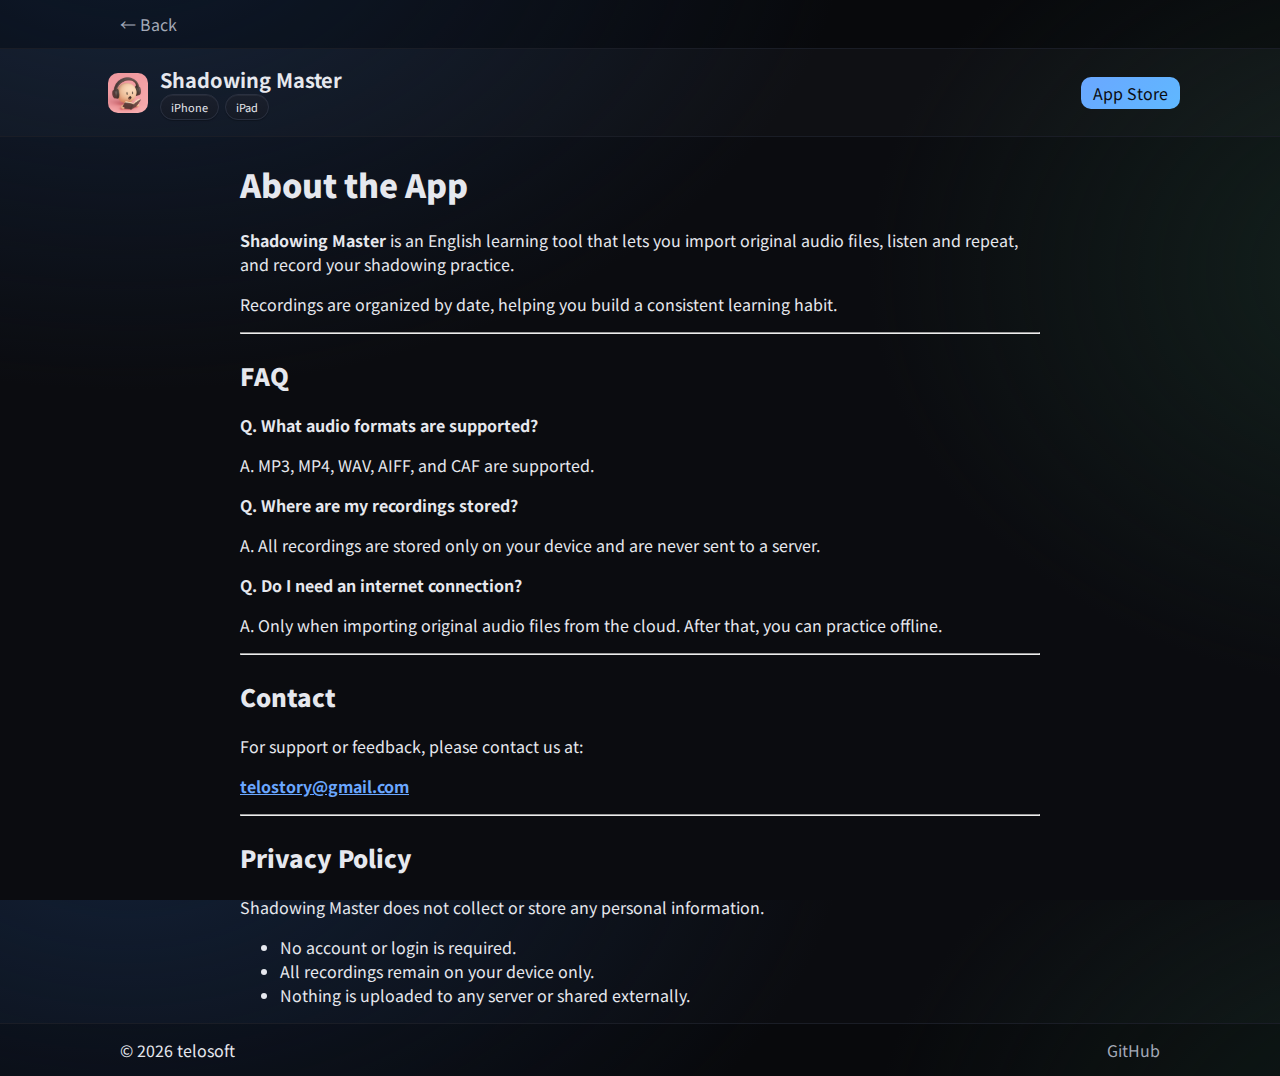
<file: guide-shadowing-master.html>
<!doctype html>
<html lang="en">
  <head>
    <meta charset="utf-8" />
    <meta name="viewport" content="width=device-width, initial-scale=1" />
    <title>Shadowing Master — Guide · Privacy</title>
    <meta name="description" content="Shadowing Master guide and privacy policy" />
    <link rel="preconnect" href="https://fonts.googleapis.com" />
    <link rel="preconnect" href="https://fonts.gstatic.com" crossorigin />
    <link href="https://fonts.googleapis.com/css2?family=Noto+Sans+KR:wght@400;500;700&display=swap" rel="stylesheet" />
    <link rel="stylesheet" href="./styles.css" />
    <style>
      .md { max-width: 800px; margin: 0 auto; }
      .md h1, .md h2, .md h3 { margin-top: 24px; }
      .md a { color: var(--brand); }
      .backbar { border-bottom: 1px solid var(--border); background: rgba(0,0,0,0.2); }
      .backbar-inner { height: 48px; display: flex; align-items: center; gap: 10px; }
      .backbtn { color: var(--muted); text-decoration: none; }
      .backbtn:hover { color: var(--text); }
      .toc { margin: 12px 0 24px; padding: 12px; border: 1px dashed var(--border); border-radius: 10px; background: rgba(255,255,255,0.03); color: var(--muted); }
      .apphead { border-bottom: 1px solid var(--border); background: rgba(255,255,255,0.02); }
      .apphead-inner { display: flex; align-items: center; gap: 14px; padding: 16px 0; }
      .apphead-icon { width: 40px; height: 40px; border-radius: 10px; object-fit: cover; }
      .apphead-title { margin: 0; font-size: 20px; }
    </style>
  </head>
  <body>
    

    <div class="backbar">
      <div class="container backbar-inner">
        <a class="backbtn" href="./index.html">← Back</a>
      </div>
    </div>

    <div class="apphead" id="apphead"></div>

    <main class="container">
      <article class="md">
        <h1><strong>About the App</strong></h1>
        <p><strong>Shadowing Master</strong> is an English learning tool that lets you import original audio files, listen and repeat, and record your shadowing practice.</p>
        <p>Recordings are organized by date, helping you build a consistent learning habit.</p>
        <hr />
        <h2><strong>FAQ</strong></h2>
        <p><strong>Q. What audio formats are supported?</strong></p>
        <p>A. MP3, MP4, WAV, AIFF, and CAF are supported.</p>
        <p><strong>Q. Where are my recordings stored?</strong></p>
        <p>A. All recordings are stored only on your device and are never sent to a server.</p>
        <p><strong>Q. Do I need an internet connection?</strong></p>
        <p>A. Only when importing original audio files from the cloud. After that, you can practice offline.</p>
        <hr />
        <h2><strong>Contact</strong></h2>
        <p>For support or feedback, please contact us at:</p>
        <p><strong><a href="mailto:telostory@gmail.com">telostory@gmail.com</a></strong></p>
        <hr />
        <h2><strong>Privacy Policy</strong></h2>
        <p>Shadowing Master does not collect or store any personal information.</p>
        <ul>
          <li>No account or login is required.</li>
          <li>All recordings remain on your device only.</li>
          <li>Nothing is uploaded to any server or shared externally.</li>
        </ul>
      </article>
    </main>
    <footer class="site-footer">
      <div class="container footer-inner">
        <div>© <span id="year"></span> telosoft</div>
        <div class="nav"><a class="nav-link" href="https://github.com/telostory" target="_blank" rel="noreferrer">GitHub</a></div>
      </div>
    </footer>
    <script>
      const yEl = document.getElementById('year');
      if (yEl) yEl.textContent = new Date().getFullYear();

      async function loadAppHeader() {
        try {
          const appId = document.location.pathname.match(/guide-(.+)\.html/)[1];
          const response = await fetch('./apps.json');
          const apps = await response.json();
          const app = apps.find(a => a.id === appId);

          if (app) {
            const badges = app.platforms.map(p => `<span class="badge">${p}</span>`).join('');
            const apphead = document.getElementById('apphead');
            apphead.innerHTML = `
              <div class="container apphead-inner">
                <div class="apphead-left">
                  <img class="apphead-icon" src="${app.icon}" alt="${app.name} icon" />
                  <div>
                    <h1 class="apphead-title">${app.name}</h1>
                    <div class="badges">${badges}</div>
                  </div>
                </div>
                <a class="btn primary" href="${app.storeUrl}" target="_blank" rel="noreferrer">${app.storeName}</a>
              </div>
            `;
          }
        } catch (error) {
          console.error('Failed to load app header:', error);
        }
      }

      document.addEventListener('DOMContentLoaded', loadAppHeader);
    </script>
  </body>
  </html>
</file>
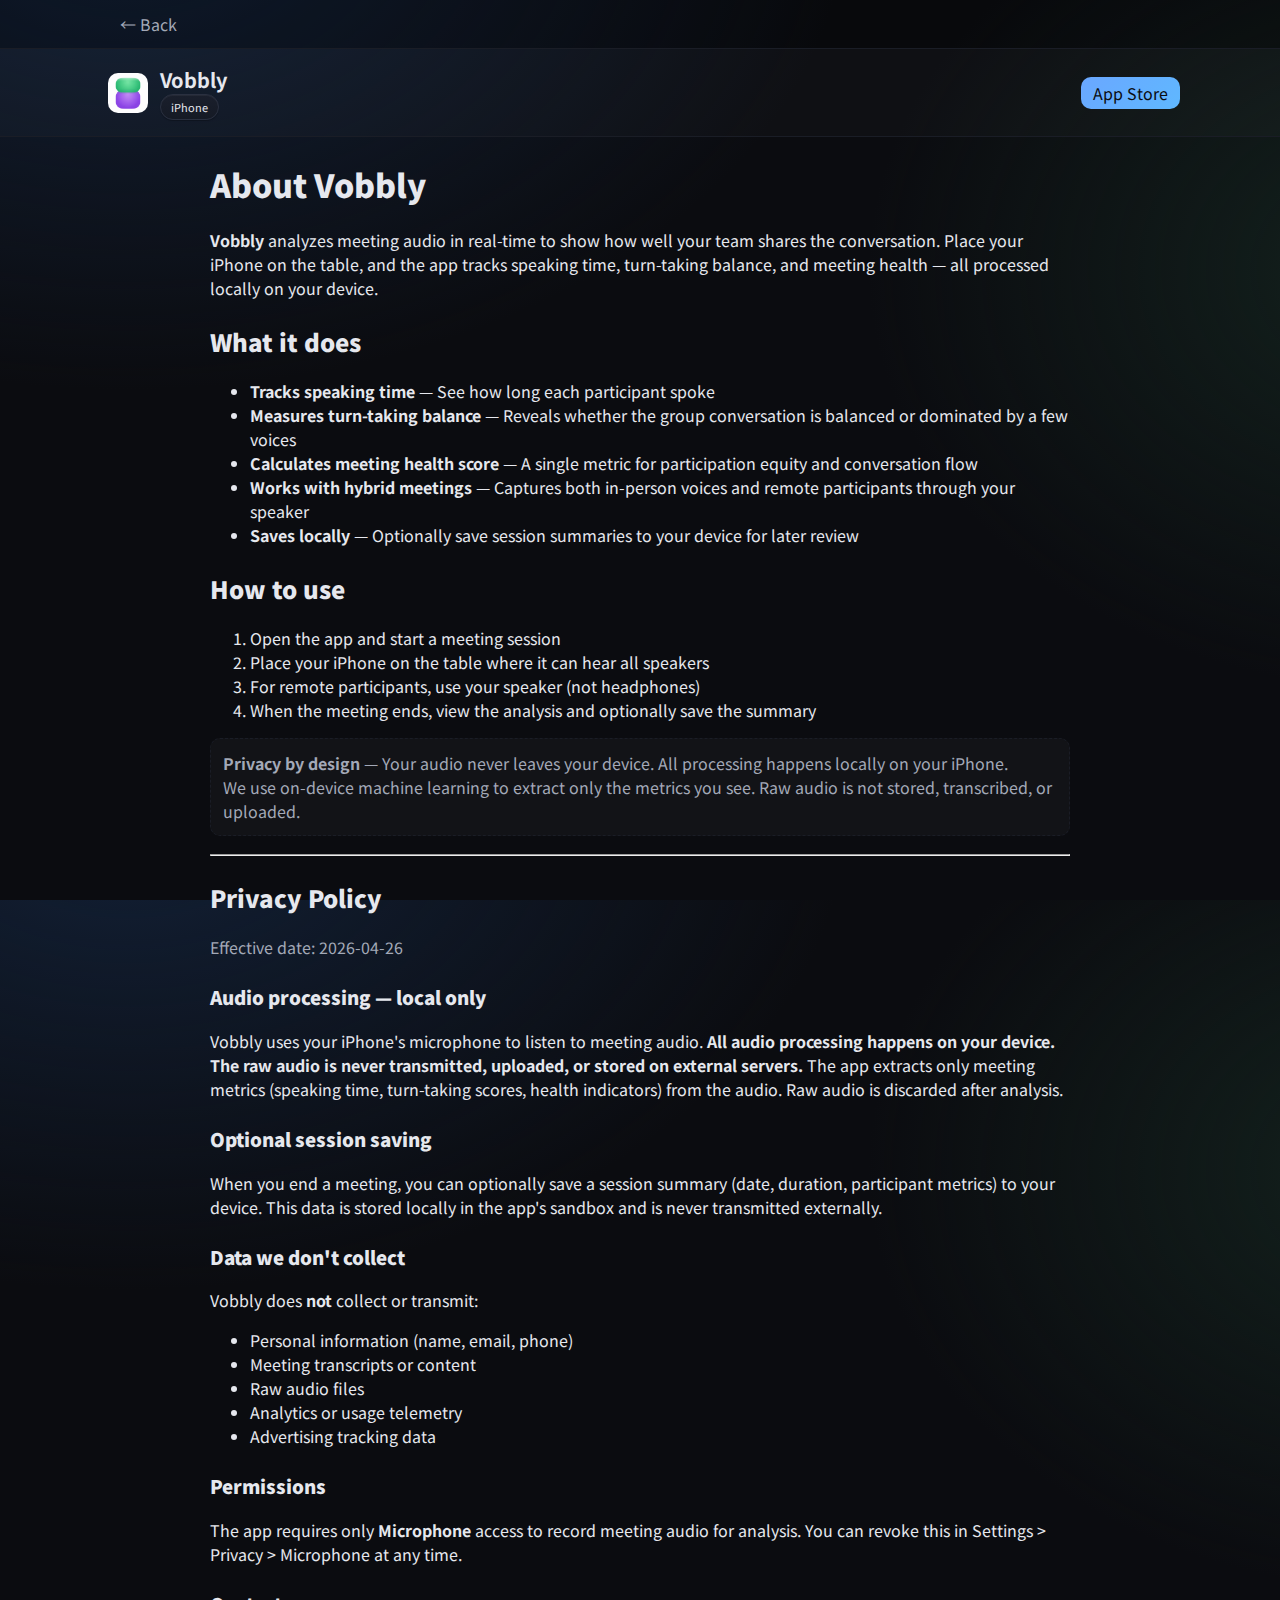
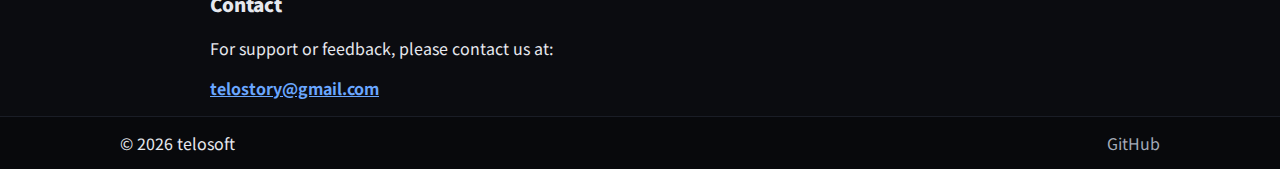
<file: guide-vobbly.html>
<!doctype html>
<html lang="en">
  <head>
    <meta charset="utf-8" />
    <meta name="viewport" content="width=device-width, initial-scale=1" />
    <title>Vobbly — About · Privacy</title>
    <meta name="description" content="Vobbly iOS app — Real-time meeting health analysis. About and Privacy Policy" />
    <link rel="preconnect" href="https://fonts.googleapis.com" />
    <link rel="preconnect" href="https://fonts.gstatic.com" crossorigin />
    <link href="https://fonts.googleapis.com/css2?family=Noto+Sans+KR:wght@400;500;700&family=Space+Grotesk:wght@600;700&display=swap" rel="stylesheet" />
    <link rel="stylesheet" href="./styles.css" />
    <style>
      .md { max-width: 860px; margin: 0 auto; }
      .md h1, .md h2, .md h3 { margin-top: 24px; }
      .md a { color: var(--brand); }
      .backbar { border-bottom: 1px solid var(--border); background: rgba(0,0,0,0.2); }
      .backbar-inner { height: 48px; display: flex; align-items: center; gap: 10px; }
      .backbtn { color: var(--muted); text-decoration: none; }
      .backbtn:hover { color: var(--text); }
      .apphead { border-bottom: 1px solid var(--border); background: rgba(255,255,255,0.02); }
      .apphead-inner { display: flex; align-items: center; justify-content: space-between; gap: 14px; padding: 16px 0; }
      .apphead-left { display: flex; align-items: center; gap: 12px; }
      .apphead-icon { width: 40px; height: 40px; border-radius: 10px; object-fit: cover; background: #0b0c10; }
      .apphead-title { margin: 0; font-size: 20px; }
      .pill { display: inline-flex; gap: 6px; flex-wrap: wrap; align-items: center; }
      .pill .btn { margin-left: 0; }
      .callout { margin: 14px 0 18px; padding: 12px; border: 1px dashed var(--border); border-radius: 10px; background: rgba(255,255,255,0.03); color: var(--muted); }
      .muted { color: var(--muted); }
      code { font-family: ui-monospace, SFMono-Regular, Menlo, Monaco, Consolas, "Liberation Mono", "Courier New", monospace; }
      table { width: 100%; border-collapse: collapse; margin: 12px 0; }
      th, td { text-align: left; padding: 8px 12px; border: 1px solid var(--border); font-size: 0.9rem; }
      th { background: rgba(255,255,255,0.04); }
    </style>
  </head>
  <body>
    <div class="backbar">
      <div class="container backbar-inner">
        <a class="backbtn" href="./index.html">← Back</a>
      </div>
    </div>

    <div class="apphead" id="apphead"></div>

    <main class="container">
      <article class="md">
        <h1><strong>About Vobbly</strong></h1>
        <p><strong>Vobbly</strong> analyzes meeting audio in real-time to show how well your team shares the conversation. Place your iPhone on the table, and the app tracks speaking time, turn-taking balance, and meeting health — all processed locally on your device.</p>

        <h2><strong>What it does</strong></h2>
        <ul>
          <li><strong>Tracks speaking time</strong> — See how long each participant spoke</li>
          <li><strong>Measures turn-taking balance</strong> — Reveals whether the group conversation is balanced or dominated by a few voices</li>
          <li><strong>Calculates meeting health score</strong> — A single metric for participation equity and conversation flow</li>
          <li><strong>Works with hybrid meetings</strong> — Captures both in-person voices and remote participants through your speaker</li>
          <li><strong>Saves locally</strong> — Optionally save session summaries to your device for later review</li>
        </ul>

        <h2><strong>How to use</strong></h2>
        <ol>
          <li>Open the app and start a meeting session</li>
          <li>Place your iPhone on the table where it can hear all speakers</li>
          <li>For remote participants, use your speaker (not headphones)</li>
          <li>When the meeting ends, view the analysis and optionally save the summary</li>
        </ol>

        <div class="callout">
          <div><strong>Privacy by design</strong> — Your audio never leaves your device. All processing happens locally on your iPhone.</div>
          <div class="muted">We use on-device machine learning to extract only the metrics you see. Raw audio is not stored, transcribed, or uploaded.</div>
        </div>

        <hr />

        <h2><strong>Privacy Policy</strong></h2>
        <p class="muted">Effective date: 2026-04-26</p>

        <h3><strong>Audio processing — local only</strong></h3>
        <p>Vobbly uses your iPhone's microphone to listen to meeting audio. <strong>All audio processing happens on your device. The raw audio is never transmitted, uploaded, or stored on external servers.</strong> The app extracts only meeting metrics (speaking time, turn-taking scores, health indicators) from the audio. Raw audio is discarded after analysis.</p>

        <h3><strong>Optional session saving</strong></h3>
        <p>When you end a meeting, you can optionally save a session summary (date, duration, participant metrics) to your device. This data is stored locally in the app's sandbox and is never transmitted externally.</p>

        <h3><strong>Data we don't collect</strong></h3>
        <p>Vobbly does <strong>not</strong> collect or transmit:</p>
        <ul>
          <li>Personal information (name, email, phone)</li>
          <li>Meeting transcripts or content</li>
          <li>Raw audio files</li>
          <li>Analytics or usage telemetry</li>
          <li>Advertising tracking data</li>
        </ul>

        <h3><strong>Permissions</strong></h3>
        <p>The app requires only <strong>Microphone</strong> access to record meeting audio for analysis. You can revoke this in Settings > Privacy > Microphone at any time.</p>

        <h3><strong>Contact</strong></h3>
        <p>For support or feedback, please contact us at:</p>
        <p><strong><a href="mailto:telostory@gmail.com">telostory@gmail.com</a></strong></p>
      </article>
    </main>

    <footer class="site-footer">
      <div class="container footer-inner">
        <div>© <span id="year"></span> telosoft</div>
        <div class="nav"><a class="nav-link" href="https://github.com/telostory" target="_blank" rel="noreferrer">GitHub</a></div>
      </div>
    </footer>
    <script>
      const yEl = document.getElementById('year');
      if (yEl) yEl.textContent = new Date().getFullYear();

      async function loadAppHeader() {
        try {
          const appId = document.location.pathname.match(/guide-(.+)\.html/)[1];
          const response = await fetch('./apps.json');
          const apps = await response.json();
          const app = apps.find(a => a.id === appId);

          if (app) {
            const badges = app.platforms.map(p => `<span class="badge">${p}</span>`).join('');
            const apphead = document.getElementById('apphead');
            apphead.innerHTML = `
              <div class="container apphead-inner">
                <div class="apphead-left">
                  <img class="apphead-icon" src="${app.icon}" alt="${app.name} icon" />
                  <div>
                    <h1 class="apphead-title">${app.name}</h1>
                    <div class="badges">${badges}</div>
                  </div>
                </div>
                <div class="pill">
                  <a class="btn primary" href="${app.storeUrl}" target="_blank" rel="noreferrer">${app.storeName}</a>
                </div>
              </div>
            `;
          }
        } catch (error) {
          console.error('Failed to load app header:', error);
        }
      }

      document.addEventListener('DOMContentLoaded', loadAppHeader);
    </script>
  </body>
</html>
</file>
<file: styles.css>
:root {
  --bg: #0b0c10;
  --panel: #11131a;
  --text: #e6e8ee;
  --muted: #a3a9b7;
  --brand: #6aa7ff;
  --accent: #80ffd3;
  --border: #1a1d26;
}

* { box-sizing: border-box; }
html, body { height: 100%; }
body {
  margin: 0;
  font-family: "Noto Sans KR", system-ui, -apple-system, "Segoe UI", Roboto, Arial, sans-serif;
  background: radial-gradient(1200px 800px at 10% -10%, #122036 0%, transparent 60%),
              radial-gradient(900px 700px at 110% 30%, #13211d 0%, transparent 60%),
              var(--bg);
  color: var(--text);
}

.container {
  width: 100%;
  max-width: 1080px;
  margin: 0 auto;
  padding: 0 20px;
}

.nav { display: flex; gap: 14px; }
.nav-link { color: var(--muted); text-decoration: none; }
.nav-link:hover { color: var(--text); }

.hero { padding: 96px 0 24px; }
.hero-inner { display: flex; flex-direction: column; gap: 8px; }
.brandmark {
  font-family: "Space Grotesk", system-ui, -apple-system, "Segoe UI", Roboto, Arial, sans-serif;
  font-size: 48px;
  margin: 0;
  letter-spacing: 0.5px;
}
.tagline { color: var(--muted); margin: 0; }

.projects { padding: 24px 0 72px; }
.section-title { font-size: 20px; color: var(--muted); margin: 8px 0 20px; }
.cards { display: grid; grid-template-columns: 1fr; gap: 16px; }

.card {
  display: flex;
  gap: 16px;
  padding: 16px;
  background: linear-gradient(180deg, rgba(255,255,255,0.03), rgba(255,255,255,0.01));
  border: 1px solid var(--border);
  border-radius: 14px;
  align-items: center;
}
.card-media {
  flex: 0 0 64px;
  width: 64px;
  height: 64px;
  border-radius: 12px;
  display: grid;
  place-items: center;
  background: conic-gradient(from 180deg at 50% 50%, var(--brand), var(--accent), #b388ff, var(--brand));
  overflow: hidden;
}
.card-media-img { width: 100%; height: 100%; object-fit: cover; object-position: center; display: block; }
.card-title { margin: 2px 0 6px; font-size: 18px; }
.card-head { display: flex; align-items: center; gap: 10px; flex-wrap: wrap; }
.card-head .badges { order: 2; }
.card-head .card-title { order: 1; margin: 0; }
.badges { display: flex; gap: 6px; margin: 0; }
.badge {
  font-size: 11px;
  color: var(--text);
  border: 1px solid #2a3040;
  background: linear-gradient(180deg, #1a1f2c, #151a25);
  padding: 4px 10px;
  border-radius: 999px;
  box-shadow: inset 0 1px 0 rgba(255,255,255,0.05), 0 1px 1px rgba(0,0,0,0.25);
}
/* guide page app header */
.apphead-inner { display: flex; align-items: center; justify-content: space-between; gap: 14px; padding: 16px 0; }
.apphead-left { display: flex; align-items: center; gap: 12px; padding-left: 8px; }
.card-desc { margin: 0 0 12px; color: var(--muted); line-height: 1.5; }
.card-actions { display: flex; gap: 8px; flex-wrap: wrap; }
.btn { padding: 8px 12px; border-radius: 10px; border: 1px solid var(--border); color: var(--text); text-decoration: none; background: #141823; line-height: 1; display: inline-flex; align-items: center; gap: 8px; }
.btn:hover { border-color: #2a3040; }
.btn.primary { background: linear-gradient(135deg, var(--brand), #5fb8ff); color: #0b0c10; border: none; }
.btn.primary:hover { filter: brightness(1.05); }
.btn.secondary { background: transparent; border-color: #2a3040; color: var(--text); }
.btn.secondary:hover { background: #141823; }

/* Keep buttons aligned regardless of description height */
.card-body { display: grid; grid-template-rows: auto auto auto; gap: 8px; }

.site-footer { border-top: 1px solid var(--border); padding: 14px 0; background: rgba(0,0,0,0.2); }
.footer-inner { display: flex; justify-content: space-between; align-items: center; gap: 12px; }

@media (max-width: 600px) {
  .title { font-size: 28px; }
  .card { flex-direction: row; }
  .card-media { flex: 0 0 56px; width: 56px; height: 56px; border-radius: 10px; }
}
</file>
